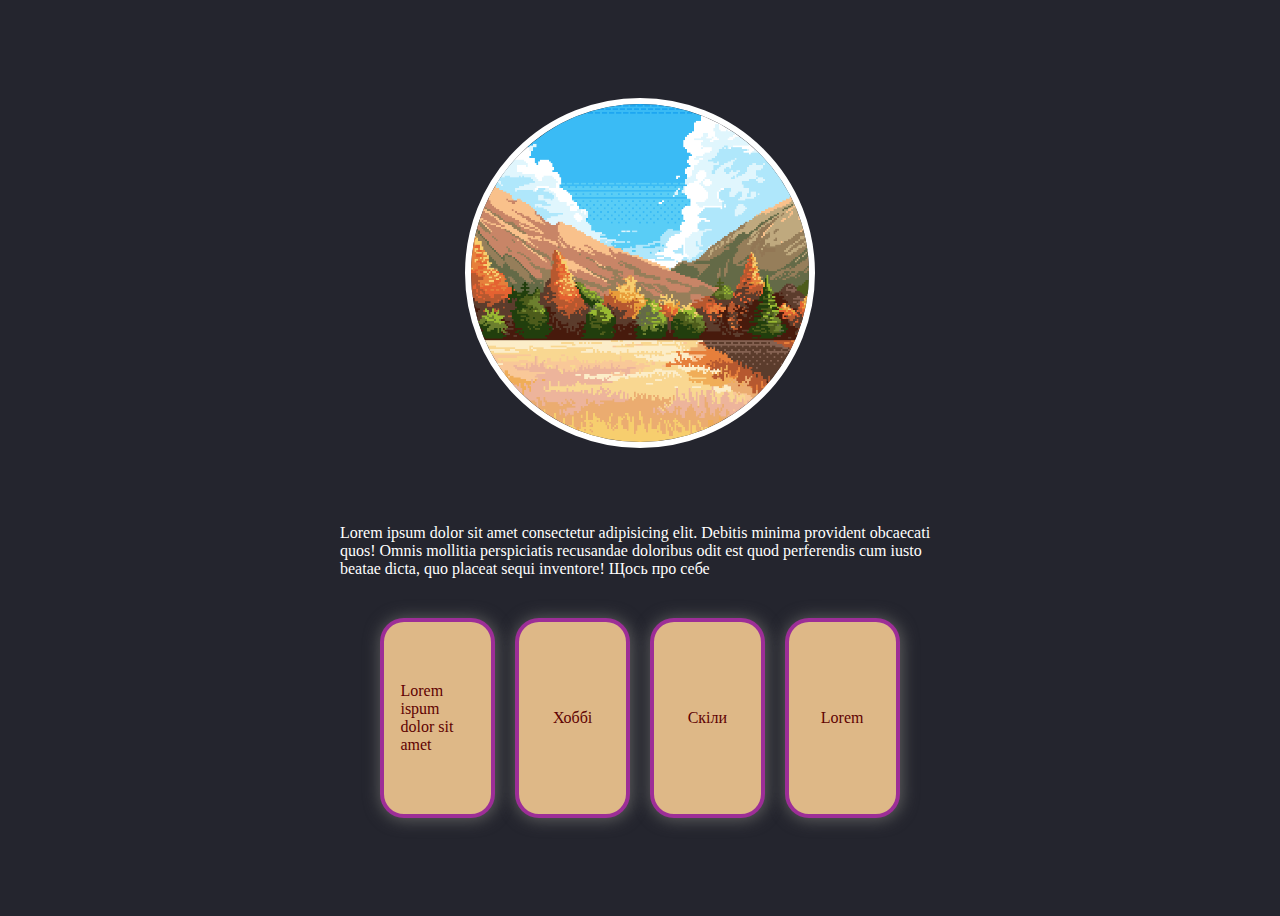
<file: index.html>
<!DOCTYPE html>
<html lang="en">
  <head>
    <meta charset="UTF-8" />
    <title>Lesson13</title>
    <!-- <link rel="stylesheet" href="assets/css/normilize.css" /> -->
    <link rel="stylesheet" href="./assets/css/styles.css" />
  </head>
  <body class="body">

    <div class="main">
      <div class="content">
      
         <img class="logo" src="assets/img/b7d879749c270bc1d108f881b5bf0b52.png" alt=""/>
         <p class="description">
            Lorem ipsum dolor sit amet consectetur adipisicing elit. Debitis minima
            provident obcaecati quos! Omnis mollitia perspiciatis recusandae
            doloribus odit est quod perferendis cum iusto beatae dicta, quo placeat
            sequi inventore! 
            Щось про себе
         </p>

         <div class="cards">
               <div class="cards__item">
                  <p>Lorem ispum dolor sit amet</p>
               </div>
               <div class="cards__item">
                  <p>Хоббі</p>
               </div>
               <div class="cards__item">
                  <p>Скіли</p>
               </div>
               <div class="cards__item">
                  <p>Lorem </p>
               </div>
         </div>
         
      </div>
    </div>

  </body>
</html>
</file>
<file: assets/css/styles.css>
html {
  -webkit-box-sizing: border-box;
  -moz-box-sizing: border-box;
  box-sizing: border-box;
}

*,
*::before,
*::after {
  -webkit-box-sizing: inherit;
  -moz-box-sizing: inherit;
  box-sizing: inherit;
}

.body {
  background-color: rgb(36, 37, 46);
  color: #fff;
  min-height: 100vh;
  display: flex;
  align-items: center;
  justify-content: center;
}

.main {
  padding: 24px;
}

.content {
  display: flex;
  align-items: center;
  flex-direction: column;
}

.content .logo {
  display: block;
  height: 350px;
  border-radius: 50%;
  width: 350px;
  border: 6px solid #fff;
  margin-bottom: 60px;

  /*  */
  object-fit: cover;
}

.content .description {
  width: 600px;
  margin-bottom: 40px;
}

.content .cards {
  display: flex;
  gap: 20px;
  /* max-width: 800px; */
}

.content .cards__item {
  background-color: burlywood;
  color: #5f0202;
  height: 200px;
  padding: 16px;
  
  display: flex;
  flex-direction: column;
  align-items: center;
  justify-content: center;

  border-radius: 24px;

  border:4px solid #87009cbf;

  box-shadow: 1px 1px 16px 1px #5f5f5f;
  width: 100%;

}
</file>
<file: assets/css/normilize.css>
/*! normalize.css v8.0.1 | MIT License | github.com/necolas/normalize.css */

/* Document
   ========================================================================== */

/**
 * 1. Correct the line height in all browsers.
 * 2. Prevent adjustments of font size after orientation changes in iOS.
 */

html {
	line-height: 1.15;
	/* 1 */
	-webkit-text-size-adjust: 100%;
	/* 2 */
}

/* Sections
   ========================================================================== */

/**
 * Remove the margin in all browsers.
 */

body {
	margin: 0;
}

/**
 * Render the `main` element consistently in IE.
 */

main {
	display: block;
}

/**
 * Correct the font size and margin on `h1` elements within `section` and
 * `article` contexts in Chrome, Firefox, and Safari.
 */

h1 {
	font-size: 2em;
	margin: 0.67em 0;
}

/* Grouping content
   ========================================================================== */

/**
 * 1. Add the correct box sizing in Firefox.
 * 2. Show the overflow in Edge and IE.
 */

hr {
	box-sizing: content-box;
	/* 1 */
	height: 0;
	/* 1 */
	overflow: visible;
	/* 2 */
}

/**
 * 1. Correct the inheritance and scaling of font size in all browsers.
 * 2. Correct the odd `em` font sizing in all browsers.
 */

pre {
	font-family: monospace, monospace;
	/* 1 */
	font-size: 1em;
	/* 2 */
}

/* Text-level semantics
   ========================================================================== */

/**
 * Remove the gray background on active links in IE 10.
 */

a {
	background-color: transparent;
}

/**
 * 1. Remove the bottom border in Chrome 57-
 * 2. Add the correct text decoration in Chrome, Edge, IE, Opera, and Safari.
 */

abbr[title] {
	border-bottom: none;
	/* 1 */
	text-decoration: underline;
	/* 2 */
	text-decoration: underline dotted;
	/* 2 */
}

/**
 * Add the correct font weight in Chrome, Edge, and Safari.
 */

b,
strong {
	font-weight: bolder;
}

/**
 * 1. Correct the inheritance and scaling of font size in all browsers.
 * 2. Correct the odd `em` font sizing in all browsers.
 */

code,
kbd,
samp {
	font-family: monospace, monospace;
	/* 1 */
	font-size: 1em;
	/* 2 */
}

/**
 * Add the correct font size in all browsers.
 */

small {
	font-size: 80%;
}

/**
 * Prevent `sub` and `sup` elements from affecting the line height in
 * all browsers.
 */

sub,
sup {
	font-size: 75%;
	line-height: 0;
	position: relative;
	vertical-align: baseline;
}

sub {
	bottom: -0.25em;
}

sup {
	top: -0.5em;
}

/* Embedded content
   ========================================================================== */

/**
 * Remove the border on images inside links in IE 10.
 */

img {
	border-style: none;
}

/* Forms
   ========================================================================== */

/**
 * 1. Change the font styles in all browsers.
 * 2. Remove the margin in Firefox and Safari.
 */

button,
input,
optgroup,
select,
textarea {
	font-family: inherit;
	/* 1 */
	font-size: 100%;
	/* 1 */
	line-height: 1.15;
	/* 1 */
	margin: 0;
	/* 2 */
}

/**
 * Show the overflow in IE.
 * 1. Show the overflow in Edge.
 */

button,
input {
	/* 1 */
	overflow: visible;
}

/**
 * Remove the inheritance of text transform in Edge, Firefox, and IE.
 * 1. Remove the inheritance of text transform in Firefox.
 */

button,
select {
	/* 1 */
	text-transform: none;
}

/**
 * Correct the inability to style clickable types in iOS and Safari.
 */

button,
[type="button"],
[type="reset"],
[type="submit"] {
	-webkit-appearance: button;
}

/**
 * Remove the inner border and padding in Firefox.
 */

button::-moz-focus-inner,
[type="button"]::-moz-focus-inner,
[type="reset"]::-moz-focus-inner,
[type="submit"]::-moz-focus-inner {
	border-style: none;
	padding: 0;
}

/**
 * Restore the focus styles unset by the previous rule.
 */

button:-moz-focusring,
[type="button"]:-moz-focusring,
[type="reset"]:-moz-focusring,
[type="submit"]:-moz-focusring {
	outline: 1px dotted ButtonText;
}

/**
 * Correct the padding in Firefox.
 */

fieldset {
	padding: 0.35em 0.75em 0.625em;
}

/**
 * 1. Correct the text wrapping in Edge and IE.
 * 2. Correct the color inheritance from `fieldset` elements in IE.
 * 3. Remove the padding so developers are not caught out when they zero out
 *    `fieldset` elements in all browsers.
 */

legend {
	box-sizing: border-box;
	/* 1 */
	color: inherit;
	/* 2 */
	display: table;
	/* 1 */
	max-width: 100%;
	/* 1 */
	padding: 0;
	/* 3 */
	white-space: normal;
	/* 1 */
}

/**
 * Add the correct vertical alignment in Chrome, Firefox, and Opera.
 */

progress {
	vertical-align: baseline;
}

/**
 * Remove the default vertical scrollbar in IE 10+.
 */

textarea {
	overflow: auto;
}

/**
 * 1. Add the correct box sizing in IE 10.
 * 2. Remove the padding in IE 10.
 */

[type="checkbox"],
[type="radio"] {
	box-sizing: border-box;
	/* 1 */
	padding: 0;
	/* 2 */
}

/**
 * Correct the cursor style of increment and decrement buttons in Chrome.
 */

[type="number"]::-webkit-inner-spin-button,
[type="number"]::-webkit-outer-spin-button {
	height: auto;
}

/**
 * 1. Correct the odd appearance in Chrome and Safari.
 * 2. Correct the outline style in Safari.
 */

[type="search"] {
	-webkit-appearance: textfield;
	/* 1 */
	outline-offset: -2px;
	/* 2 */
}

/**
 * Remove the inner padding in Chrome and Safari on macOS.
 */

[type="search"]::-webkit-search-decoration {
	-webkit-appearance: none;
}

/**
 * 1. Correct the inability to style clickable types in iOS and Safari.
 * 2. Change font properties to `inherit` in Safari.
 */

::-webkit-file-upload-button {
	-webkit-appearance: button;
	/* 1 */
	font: inherit;
	/* 2 */
}

/* Interactive
   ========================================================================== */

/*
 * Add the correct display in Edge, IE 10+, and Firefox.
 */

details {
	display: block;
}

/*
 * Add the correct display in all browsers.
 */

summary {
	display: list-item;
}

/* Misc
   ========================================================================== */

/**
 * Add the correct display in IE 10+.
 */

template {
	display: none;
}

/**
 * Add the correct display in IE 10.
 */

[hidden] {
	display: none;
}

* {
	box-sizing: border-box;
}

*::before,
*::after {
	box-sizing: border-box;
}
</file>
